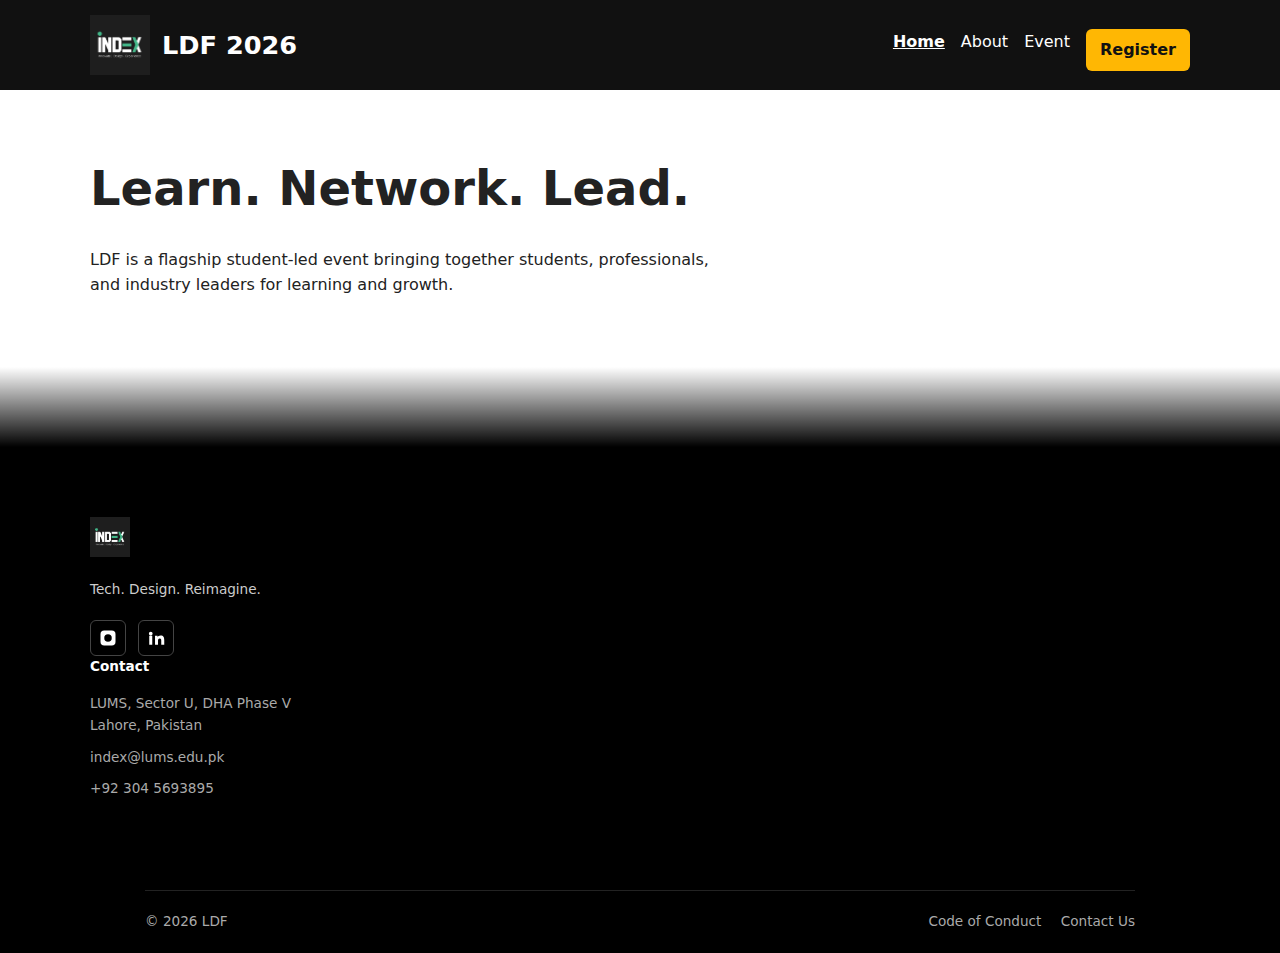
<file: index.HTML>
﻿<!DOCTYPE html>
<html lang="en">
<head>
  <meta charset="UTF-8">
  <title>LDF 2026 | Official Website</title>
  <link rel="stylesheet" href="style.css">
  <meta name="viewport" content="width=device-width, initial-scale=1.0">

</head>
<body>

 <header class="site-header">
  <div class="container header-flex">
    <div class="brand">
      <img src="assets/images/indexlogob.png" alt="LDF Logo" class="logo-img">
      <span class="logo-text">LDF 2026</span>
    </div>


<nav class="nav">
  <a href="index.html" class="active">Home</a>
  <a href="about.html">About</a>
  <a href="event.html">Event</a>
  <a href="register.html" class="nav-btn">Register</a>
</nav>

  </div>
</header>

  <main class="container">
    <section class="hero">
      <h2>Learn. Network. Lead.</h2>
      <p>
        LDF is a flagship student-led event bringing together students,
        professionals, and industry leaders for learning and growth.
      </p>
    </section>
  </main>

<footer class="footer">
  <div class="footer-container">

    <!-- LEFT -->
    <div class="footer-left">
      <img src="assets/images/indexlogob.png" alt="LDF Logo" class="footer-logo">
      <p class="footer-tagline">Tech. Design. Reimagine.</p>

<div class="social-links">
  <!-- Instagram -->
  <a href="https://www.instagram.com/index.lums/" target="_blank" aria-label="Instagram">
    <svg viewBox="0 0 24 24" class="social-icon">
      <path d="M7 2h10a5 5 0 015 5v10a5 5 0 01-5 5H7a5 5 0 01-5-5V7a5 5 0 015-5zm5 5a5 5 0 100 10 5 5 0 000-10zm6.5-.5a1.5 1.5 0 11-3 0 1.5 1.5 0 013 0z"/>
    </svg>
  </a>

  <!-- LinkedIn -->
  <a href="https://www.linkedin.com/company/index-the-design-and-innovation-society/posts/?feedView=all" target="_blank" aria-label="LinkedIn">
    <svg viewBox="0 0 24 24" class="social-icon">
      <path d="M4.98 3.5a2.5 2.5 0 110 5 2.5 2.5 0 010-5zM3 9h4v12H3V9zm7 0h4v1.7c.6-1 2-2 4-2 4.3 0 5 2.8 5 6.5V21h-4v-5.3c0-1.3 0-3-2-3s-2.3 1.5-2.3 2.9V21h-4V9z"/>
    </svg>
  </a>
</div>

    <!-- RIGHT -->
    <div class="footer-right">
      <h4>Contact</h4>
      <p>LUMS, Sector U, DHA Phase V<br>Lahore, Pakistan</p>
      <p>index@lums.edu.pk</p>
      <p>+92 304 5693895</p>
    </div>

  </div>

  <!-- BOTTOM BAR -->
  <div class="footer-bottom">
    <p>© 2026 LDF</p>
    <div class="footer-links">
      <a href="#">Code of Conduct</a>
      <a href="#">Contact Us</a>
    </div>
  </div>
</footer>


</body>
</html>
</file>
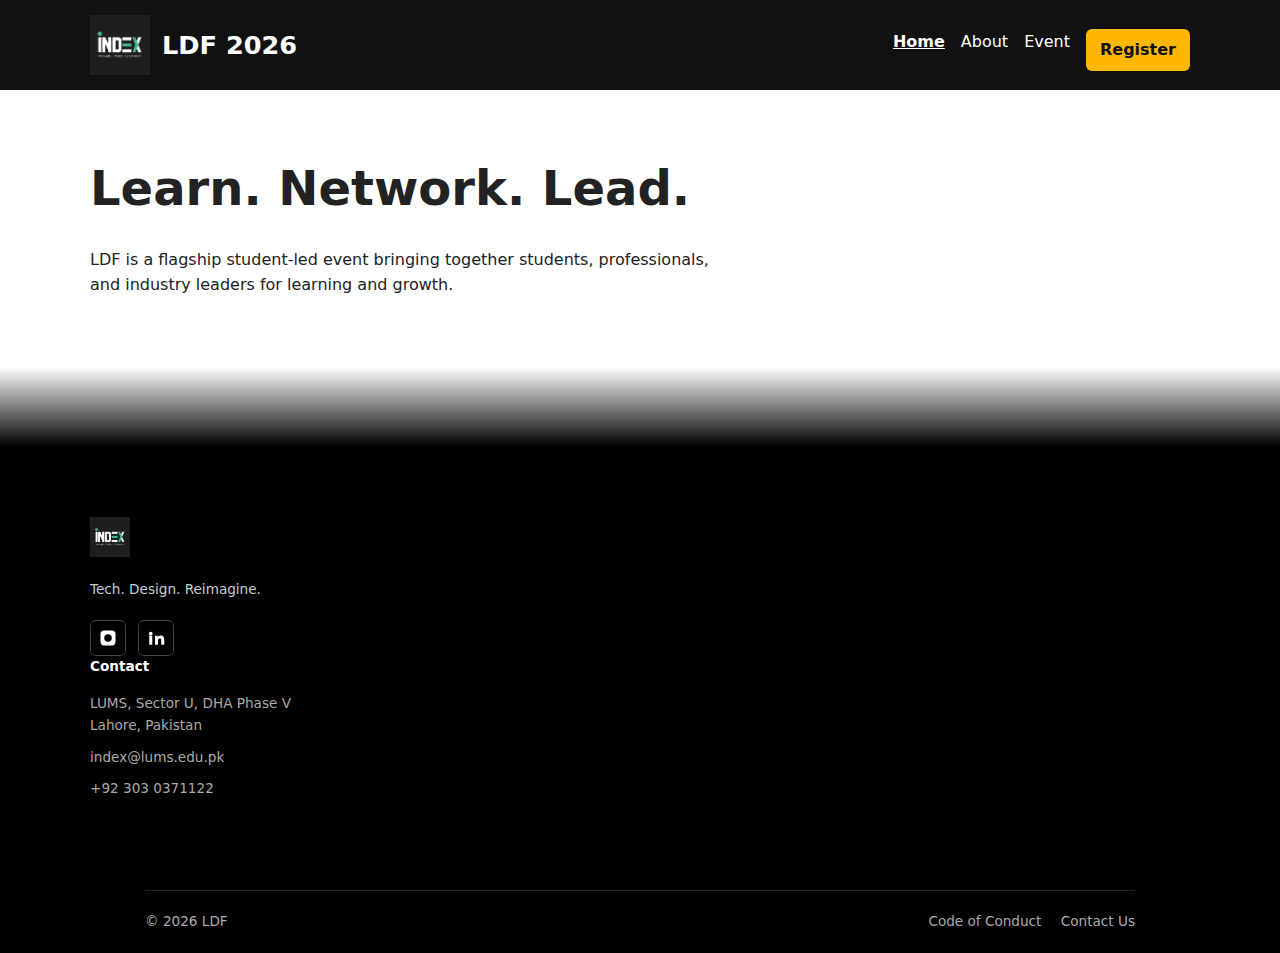
<file: index.html>
﻿<!DOCTYPE html>
<html lang="en">
<head>
  <meta charset="UTF-8">
  <title>LDF 2026 | Official Website</title>
  <link rel="stylesheet" href="style.css">
  <meta name="viewport" content="width=device-width, initial-scale=1.0">

</head>
<body>

 <header class="site-header">
  <div class="container header-flex">
    <div class="brand">
      <img src="assets/images/indexlogob.png" alt="LDF Logo" class="logo-img">
      <span class="logo-text">LDF 2026</span>
    </div>


<nav class="nav">
  <a href="index.html" class="active">Home</a>
  <a href="about.html">About</a>
  <a href="event.html">Event</a>
  <a href="register.html" class="nav-btn">Register</a>
</nav>

  </div>
</header>

  <main class="container">
    <section class="hero">
      <h2>Learn. Network. Lead.</h2>
      <p>
        LDF is a flagship student-led event bringing together students,
        professionals, and industry leaders for learning and growth.
      </p>
    </section>
  </main>

<footer class="footer">
  <div class="footer-container">

    <!-- LEFT -->
    <div class="footer-left">
      <img src="assets/images/indexlogob.png" alt="LDF Logo" class="footer-logo">
      <p class="footer-tagline">Tech. Design. Reimagine.</p>

<div class="social-links">
  <!-- Instagram -->
  <a href="https://www.instagram.com/index.lums/" target="_blank" aria-label="Instagram">
    <svg viewBox="0 0 24 24" class="social-icon">
      <path d="M7 2h10a5 5 0 015 5v10a5 5 0 01-5 5H7a5 5 0 01-5-5V7a5 5 0 015-5zm5 5a5 5 0 100 10 5 5 0 000-10zm6.5-.5a1.5 1.5 0 11-3 0 1.5 1.5 0 013 0z"/>
    </svg>
  </a>

  <!-- LinkedIn -->
  <a href="https://www.linkedin.com/company/index-the-design-and-innovation-society/posts/?feedView=all" target="_blank" aria-label="LinkedIn">
    <svg viewBox="0 0 24 24" class="social-icon">
      <path d="M4.98 3.5a2.5 2.5 0 110 5 2.5 2.5 0 010-5zM3 9h4v12H3V9zm7 0h4v1.7c.6-1 2-2 4-2 4.3 0 5 2.8 5 6.5V21h-4v-5.3c0-1.3 0-3-2-3s-2.3 1.5-2.3 2.9V21h-4V9z"/>
    </svg>
  </a>
</div>

    <!-- RIGHT -->
    <div class="footer-right">
      <h4>Contact</h4>
      <p>LUMS, Sector U, DHA Phase V<br>Lahore, Pakistan</p>
      <p>index@lums.edu.pk</p>
      <p>+92 303 0371122</p>
    </div>

  </div>

  <!-- BOTTOM BAR -->
  <div class="footer-bottom">
    <p>© 2026 LDF</p>
    <div class="footer-links">
      <a href="#">Code of Conduct</a>
      <a href="#">Contact Us</a>
    </div>
  </div>
</footer>


</body>
</html>
</file>
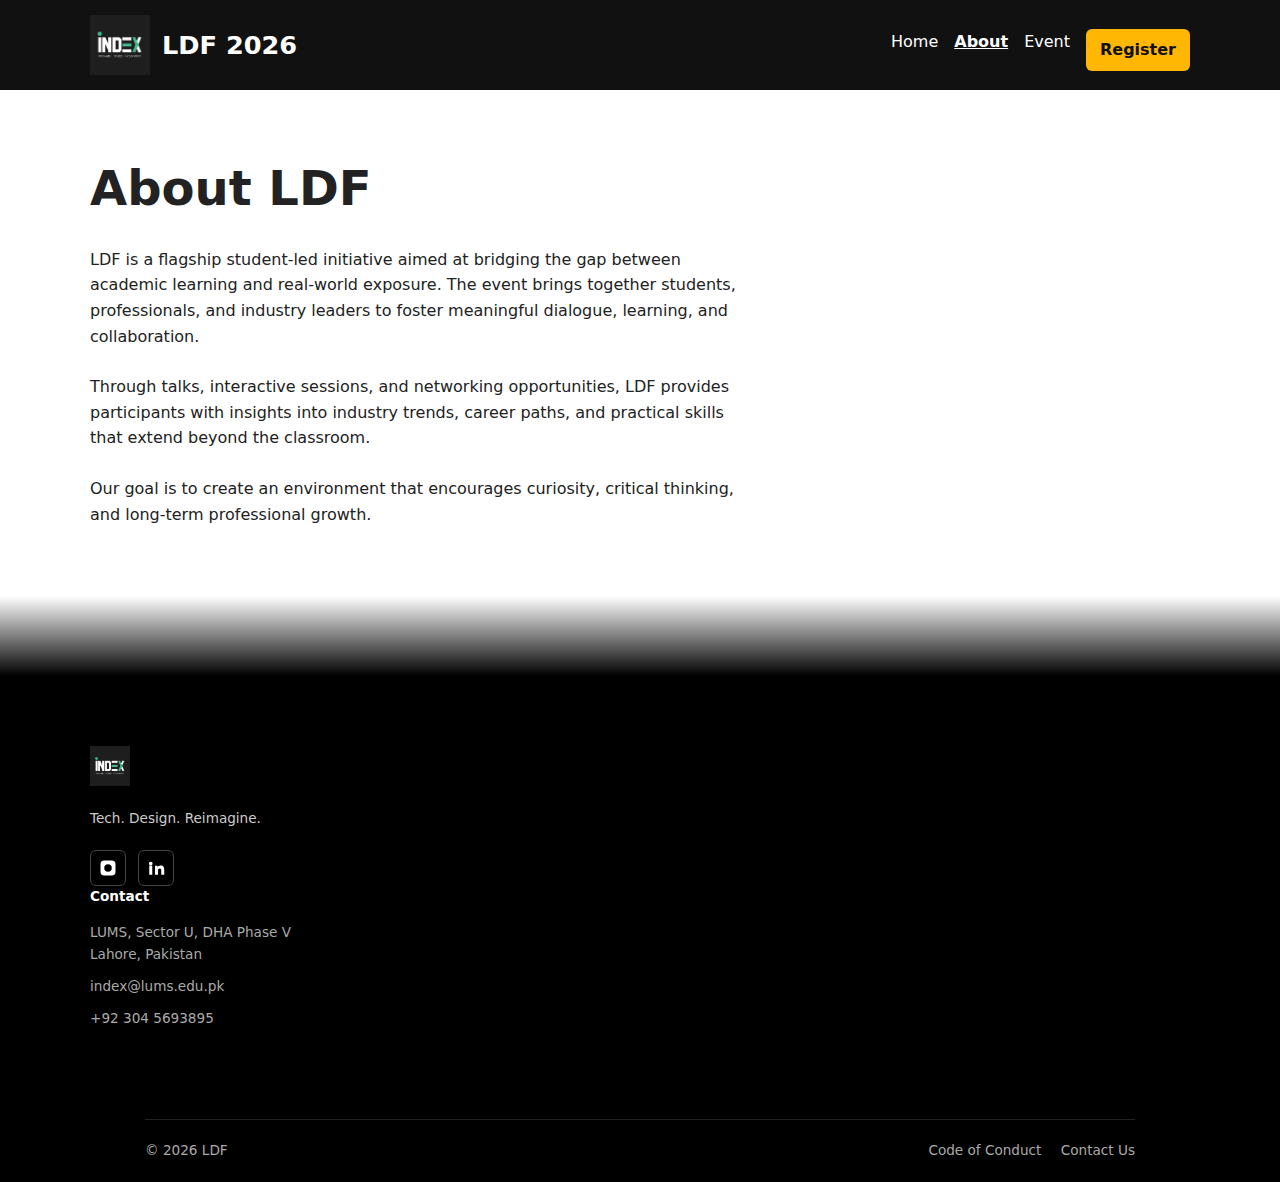
<file: about.html>
﻿<!DOCTYPE html>
<html lang="en">
<head>
  <meta charset="UTF-8">
  <title>About | LDF 2026</title>
  <link rel="stylesheet" href="style.css">
  <meta name="viewport" content="width=device-width, initial-scale=1.0">

</head>
<body>

  <!-- HEADER -->
  <header class="site-header">
    <div class="container header-flex">
      <div class="brand">
        <img src="assets/images/indexlogob.png" alt="LDF Logo" class="logo-img">
        <span class="logo-text">LDF 2026</span>
      </div>


<nav class="nav">
  <a href="index.html">Home</a>
  <a href="about.html" class="active">About</a>
  <a href="event.html">Event</a>
  <a href="register.html" class="nav-btn">Register</a>
</nav>

    </div>
  </header>

  <!-- MAIN CONTENT -->
  <main class="container">
    <section class="hero">
      <h2>About LDF</h2>

      <p>
        LDF is a flagship student-led initiative aimed at bridging the gap between
        academic learning and real-world exposure. The event brings together students,
        professionals, and industry leaders to foster meaningful dialogue, learning,
        and collaboration.
      </p>

      <p>
        Through talks, interactive sessions, and networking opportunities, LDF provides
        participants with insights into industry trends, career paths, and practical
        skills that extend beyond the classroom.
      </p>

      <p>
        Our goal is to create an environment that encourages curiosity, critical thinking,
        and long-term professional growth.
      </p>
    </section>
  </main>

<footer class="footer">
  <div class="footer-container">

    <!-- LEFT -->
    <div class="footer-left">
      <img src="assets/images/indexlogob.png" alt="LDF Logo" class="footer-logo">
      <p class="footer-tagline">Tech. Design. Reimagine.</p>

<div class="social-links">
  <!-- Instagram -->
  <a href="https://www.instagram.com/index.lums/" target="_blank" aria-label="Instagram">
    <svg viewBox="0 0 24 24" class="social-icon">
      <path d="M7 2h10a5 5 0 015 5v10a5 5 0 01-5 5H7a5 5 0 01-5-5V7a5 5 0 015-5zm5 5a5 5 0 100 10 5 5 0 000-10zm6.5-.5a1.5 1.5 0 11-3 0 1.5 1.5 0 013 0z"/>
    </svg>
  </a>

  <!-- LinkedIn -->
  <a href="https://www.linkedin.com/company/index-the-design-and-innovation-society/posts/?feedView=all" target="_blank" aria-label="LinkedIn">
    <svg viewBox="0 0 24 24" class="social-icon">
      <path d="M4.98 3.5a2.5 2.5 0 110 5 2.5 2.5 0 010-5zM3 9h4v12H3V9zm7 0h4v1.7c.6-1 2-2 4-2 4.3 0 5 2.8 5 6.5V21h-4v-5.3c0-1.3 0-3-2-3s-2.3 1.5-2.3 2.9V21h-4V9z"/>
    </svg>
  </a>
</div>


    <!-- RIGHT -->
    <div class="footer-right">
      <h4>Contact</h4>
      <p>LUMS, Sector U, DHA Phase V<br>Lahore, Pakistan</p>
      <p>index@lums.edu.pk</p>
      <p>+92 304 5693895</p>
    </div>

  </div>

  <!-- BOTTOM BAR -->
  <div class="footer-bottom">
    <p>© 2026 LDF</p>
    <div class="footer-links">
      <a href="#">Code of Conduct</a>
      <a href="#">Contact Us</a>
    </div>
  </div>
</footer>

</body>
</html>
</file>
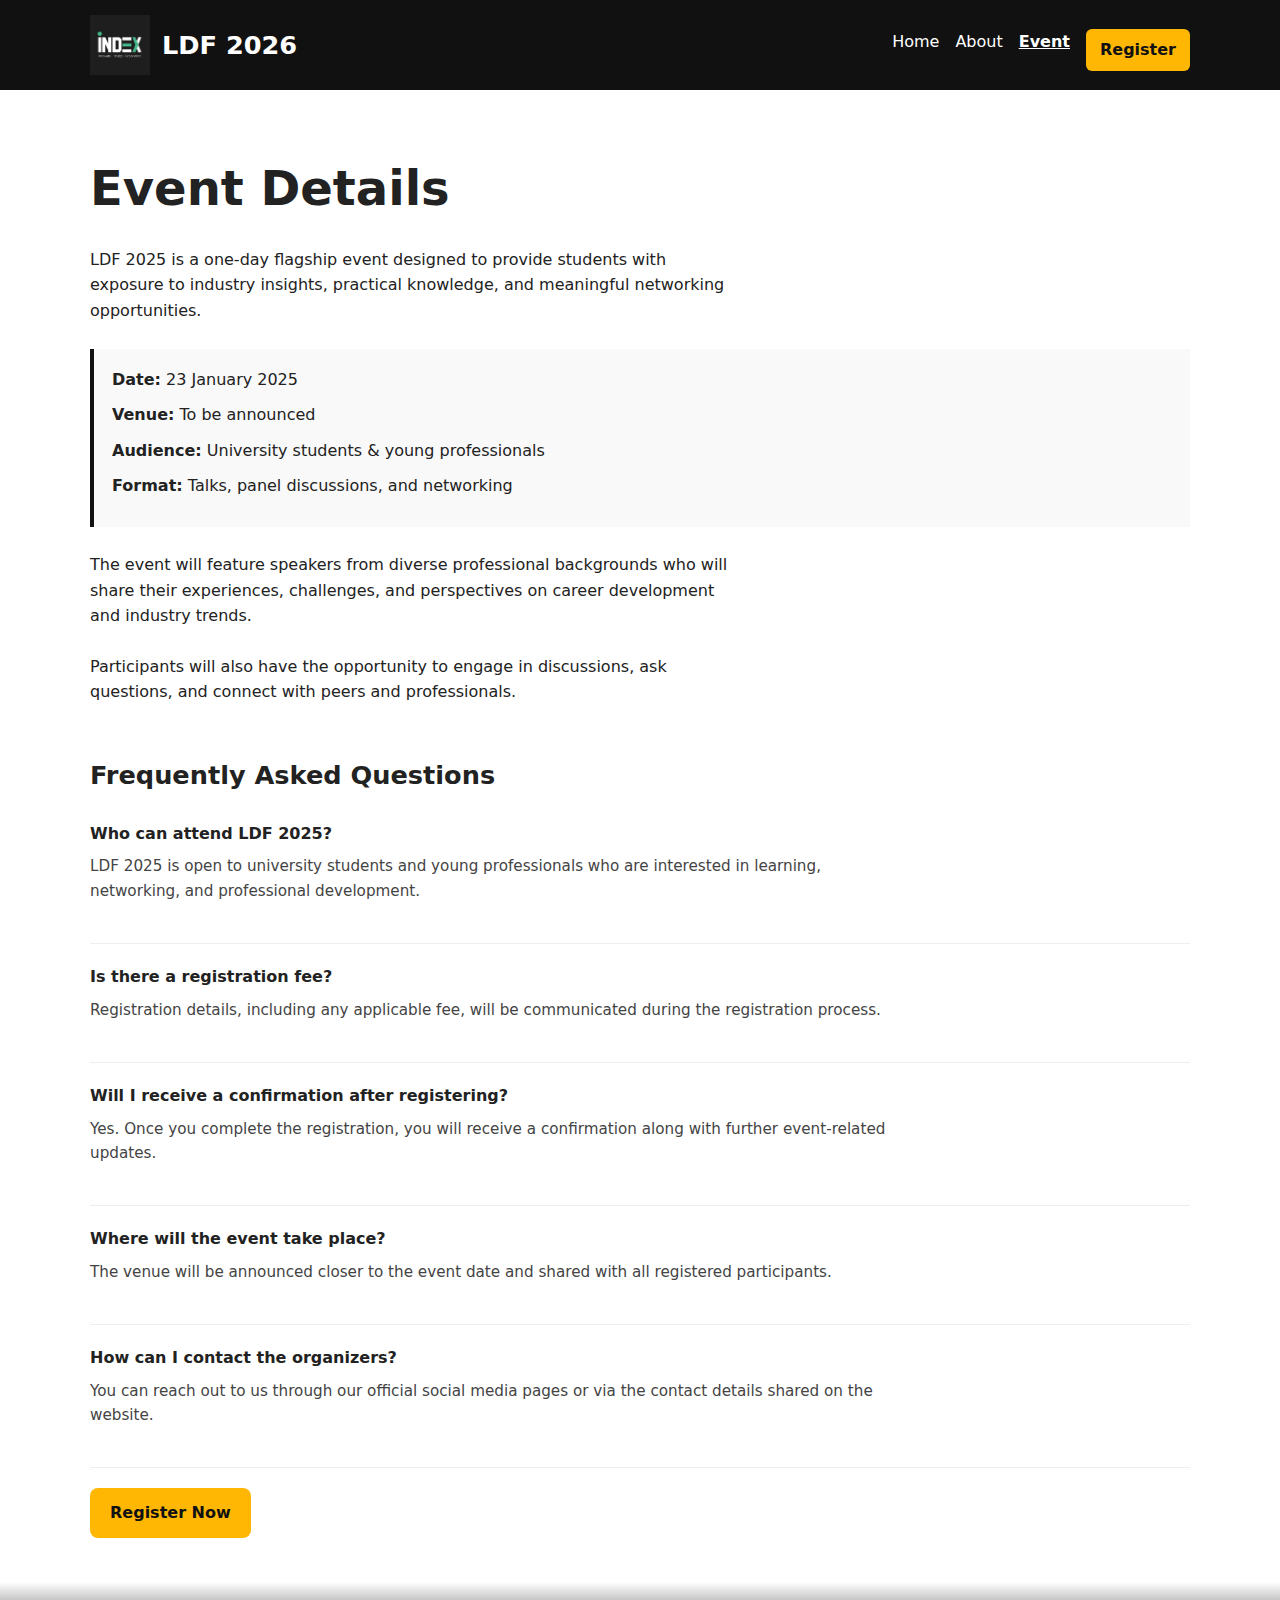
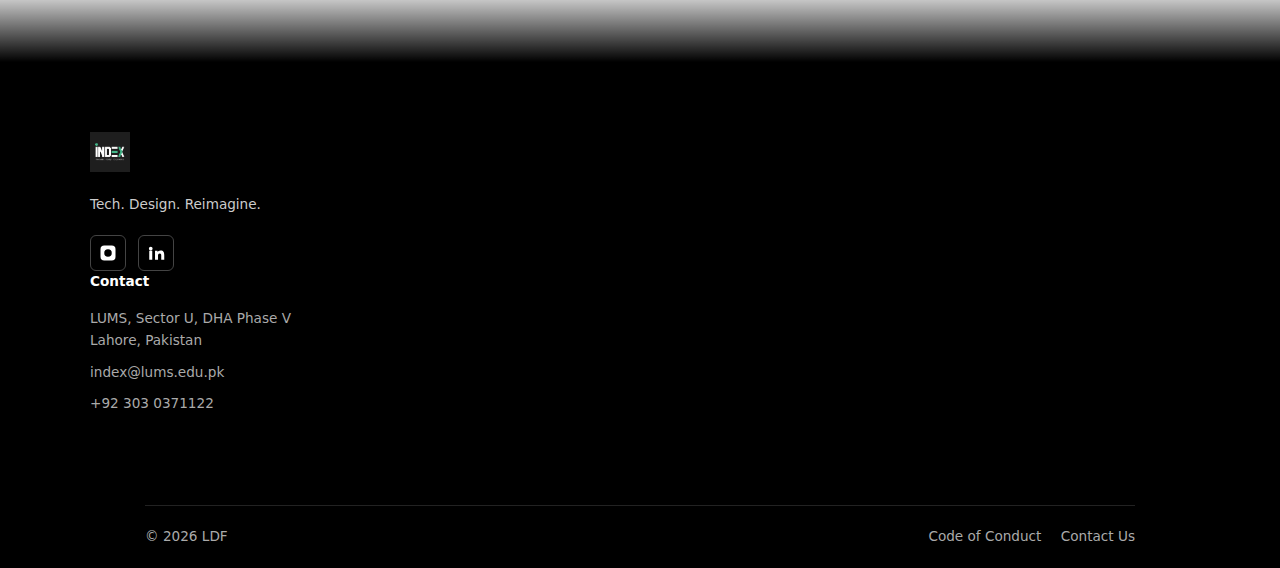
<file: event.html>
﻿<!DOCTYPE html>
<html lang="en">
<head>
  <meta charset="UTF-8">
  <title>Event Details | LDF 2026</title>
  <link rel="stylesheet" href="style.css">
  <meta name="viewport" content="width=device-width, initial-scale=1.0">

</head>
<body>

  <!-- HEADER -->
  <header class="site-header">
    <div class="container header-flex">
      <div class="brand">
        <img src="assets/images/indexlogob.png" alt="LDF Logo" class="logo-img">
        <span class="logo-text">LDF 2026</span>
      </div>



<nav class="nav">
  <a href="index.html">Home</a>
  <a href="about.html">About</a>
  <a href="event.html" class="active">Event</a>
  <a href="register.html" class="nav-btn">Register</a>
</nav>


    </div>
  </header>

  <!-- MAIN CONTENT -->
  <main class="container">
    <section class="hero">
      <h2>Event Details</h2>

      <p>
        LDF 2025 is a one-day flagship event designed to provide students with exposure
        to industry insights, practical knowledge, and meaningful networking opportunities.
      </p>

      <!-- DETAILS LIST -->
      <div class="event-info">
        <p><strong>Date:</strong> 23 January 2025</p>
        <p><strong>Venue:</strong> To be announced</p>
        <p><strong>Audience:</strong> University students & young professionals</p>
        <p><strong>Format:</strong> Talks, panel discussions, and networking</p>
      </div>

      <p>
        The event will feature speakers from diverse professional backgrounds who will
        share their experiences, challenges, and perspectives on career development and
        industry trends.
      </p>

      <p>
        Participants will also have the opportunity to engage in discussions, ask
        questions, and connect with peers and professionals.
      </p>

      <!-- FAQ SECTION -->
<section class="faq">
  <h3>Frequently Asked Questions</h3>

  <div class="faq-item">
    <h4>Who can attend LDF 2025?</h4>
    <p>
      LDF 2025 is open to university students and young professionals who are
      interested in learning, networking, and professional development.
    </p>
  </div>

  <div class="faq-item">
    <h4>Is there a registration fee?</h4>
    <p>
      Registration details, including any applicable fee, will be communicated
      during the registration process.
    </p>
  </div>

  <div class="faq-item">
    <h4>Will I receive a confirmation after registering?</h4>
    <p>
      Yes. Once you complete the registration, you will receive a confirmation
      along with further event-related updates.
    </p>
  </div>

  <div class="faq-item">
    <h4>Where will the event take place?</h4>
    <p>
      The venue will be announced closer to the event date and shared with all
      registered participants.
    </p>
  </div>

  <div class="faq-item">
    <h4>How can I contact the organizers?</h4>
    <p>
      You can reach out to us through our official social media pages or via the
      contact details shared on the website.
    </p>
  </div>
</section>




      <a href="register.html" class="cta-btn">Register Now</a>

    </section>
  </main>

<footer class="footer">
  <div class="footer-container">

    <!-- LEFT -->
    <div class="footer-left">
      <img src="assets/images/indexlogob.png" alt="LDF Logo" class="footer-logo">
      <p class="footer-tagline">Tech. Design. Reimagine.</p>

<div class="social-links">
  <!-- Instagram -->
  <a href="https://www.instagram.com/index.lums/" target="_blank" aria-label="Instagram">
    <svg viewBox="0 0 24 24" class="social-icon">
      <path d="M7 2h10a5 5 0 015 5v10a5 5 0 01-5 5H7a5 5 0 01-5-5V7a5 5 0 015-5zm5 5a5 5 0 100 10 5 5 0 000-10zm6.5-.5a1.5 1.5 0 11-3 0 1.5 1.5 0 013 0z"/>
    </svg>
  </a>

  <!-- LinkedIn -->
  <a href="https://www.linkedin.com/company/index-the-design-and-innovation-society/posts/?feedView=all" target="_blank" aria-label="LinkedIn">
    <svg viewBox="0 0 24 24" class="social-icon">
      <path d="M4.98 3.5a2.5 2.5 0 110 5 2.5 2.5 0 010-5zM3 9h4v12H3V9zm7 0h4v1.7c.6-1 2-2 4-2 4.3 0 5 2.8 5 6.5V21h-4v-5.3c0-1.3 0-3-2-3s-2.3 1.5-2.3 2.9V21h-4V9z"/>
    </svg>
  </a>
</div>


    <!-- RIGHT -->
    <div class="footer-right">
      <h4>Contact</h4>
      <p>LUMS, Sector U, DHA Phase V<br>Lahore, Pakistan</p>
      <p>index@lums.edu.pk</p>
      <p>+92 303 0371122</p>
    </div>

  </div>

  <!-- BOTTOM BAR -->
  <div class="footer-bottom">
    <p>© 2026 LDF</p>
    <div class="footer-links">
      <a href="#">Code of Conduct</a>
      <a href="#">Contact Us</a>
    </div>
  </div>
</footer>

</body>
</html>
</file>
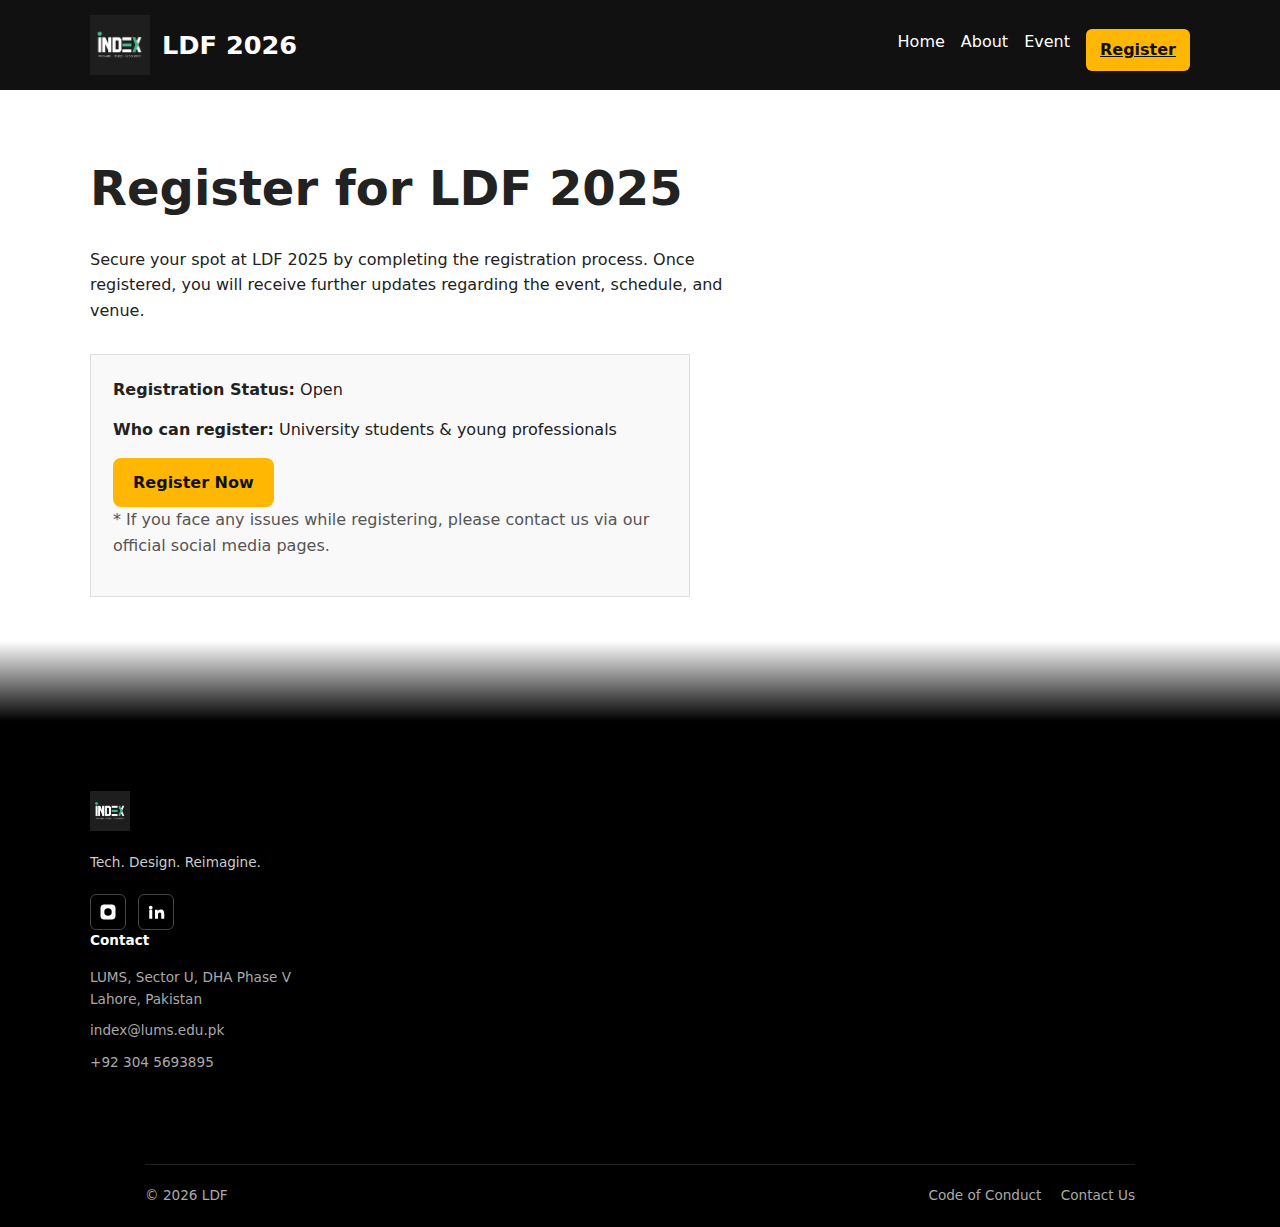
<file: register.html>
﻿<!DOCTYPE html>
<html lang="en">
<head>
  <meta charset="UTF-8">
  <title>Register | LDF 2026</title>
  <link rel="stylesheet" href="style.css">
  <meta name="viewport" content="width=device-width, initial-scale=1.0">

</head>
<body>

  <!-- HEADER -->
  <header class="site-header">
    <div class="container header-flex">
      <div class="brand">
        <img src="assets/images/indexlogob.png" alt="LDF Logo" class="logo-img">
        <span class="logo-text">LDF 2026</span>
      </div>



<nav class="nav">
  <a href="index.html">Home</a>
  <a href="about.html">About</a>
  <a href="event.html">Event</a>
  <a href="register.html" class="nav-btn active">Register</a>
</nav>


    </div>
  </header>

  <!-- MAIN CONTENT -->
  <main class="container">
    <section class="hero">
      <h2>Register for LDF 2025</h2>

      <p>
        Secure your spot at LDF 2025 by completing the registration process.
        Once registered, you will receive further updates regarding the event,
        schedule, and venue.
      </p>

      <!-- REGISTRATION BOX -->
      <div class="register-box">
        <p><strong>Registration Status:</strong> Open</p>
        <p><strong>Who can register:</strong> University students & young professionals</p>

        <a href="register.html" class="cta-btn">Register Now</a>


        <p class="note">
          * If you face any issues while registering, please contact us via our official
          social media pages.
        </p>
      </div>
    </section>
  </main>

<footer class="footer">
  <div class="footer-container">

    <!-- LEFT -->
    <div class="footer-left">
      <img src="assets/images/indexlogob.png" alt="LDF Logo" class="footer-logo">
      <p class="footer-tagline">Tech. Design. Reimagine.</p>

<div class="social-links">
  <!-- Instagram -->
  <a href="https://www.instagram.com/index.lums/" target="_blank" aria-label="Instagram">
    <svg viewBox="0 0 24 24" class="social-icon">
      <path d="M7 2h10a5 5 0 015 5v10a5 5 0 01-5 5H7a5 5 0 01-5-5V7a5 5 0 015-5zm5 5a5 5 0 100 10 5 5 0 000-10zm6.5-.5a1.5 1.5 0 11-3 0 1.5 1.5 0 013 0z"/>
    </svg>
  </a>

  <!-- LinkedIn -->
  <a href="https://www.linkedin.com/company/index-the-design-and-innovation-society/posts/?feedView=all" target="_blank" aria-label="LinkedIn">
    <svg viewBox="0 0 24 24" class="social-icon">
      <path d="M4.98 3.5a2.5 2.5 0 110 5 2.5 2.5 0 010-5zM3 9h4v12H3V9zm7 0h4v1.7c.6-1 2-2 4-2 4.3 0 5 2.8 5 6.5V21h-4v-5.3c0-1.3 0-3-2-3s-2.3 1.5-2.3 2.9V21h-4V9z"/>
    </svg>
  </a>
</div>
    <!-- RIGHT -->
    <div class="footer-right">
      <h4>Contact</h4>
      <p>LUMS, Sector U, DHA Phase V<br>Lahore, Pakistan</p>
      <p>index@lums.edu.pk</p>
      <p>+92 304 5693895</p>
    </div>

  </div>

  <!-- BOTTOM BAR -->
  <div class="footer-bottom">
    <p>© 2026 LDF</p>
    <div class="footer-links">
      <a href="#">Code of Conduct</a>
      <a href="#">Contact Us</a>
    </div>
  </div>
</footer>

</body>
</html>
</file>
<file: style.css>
﻿/* =========================
   RESET & GLOBAL
========================= */
* {
  box-sizing: border-box;
  margin: 0;
  padding: 0;
}

html {
  font-size: 16px;
}

body {
  font-family: system-ui, -apple-system, BlinkMacSystemFont, "Segoe UI",
    Arial, Helvetica, sans-serif;
  line-height: 1.6;
  color: #222;
  background: #ffffff;
}

/* =========================
   LAYOUT HELPERS
========================= */
.container {
  width: 90%;
  max-width: 1100px;
  margin: 0 auto;
}

/* =========================
   HEADER
========================= */
.site-header {
  background: #111;
  padding: 15px 0;
}

.header-flex {
  display: flex;
  justify-content: space-between;
  align-items: center;
  flex-wrap: wrap;
}

/* Branding */
.brand {
  display: flex;
  align-items: center;
}

.logo-img {
  height: 60px;
}

.logo-text {
  color: #ffffff;
  font-size: 1.6rem;
  font-weight: 700;
  margin-left: 12px;
}

/* Navigation */
.nav {
  display: flex;
  gap: 1rem;
  flex-wrap: wrap;
  margin-top: 10px;
}

.nav a {
  color: #ffffff;
  text-decoration: none;
  font-size: 1rem;
}

.nav a:hover {
  opacity: 0.85;
}

.nav a.active {
  text-decoration: underline;
  font-weight: bold;
}

/* Register button in nav */
.nav-btn {
  background: #ffb703;
  color: #111 !important;
  padding: 8px 14px;
  border-radius: 6px;
  font-weight: 600;
}

/* =========================
   HERO SECTION
========================= */
.hero {
  padding: 60px 0;
}

.hero h2 {
  font-size: clamp(2rem, 5vw, 3rem);
  margin-bottom: 20px;
}

.hero p {
  font-size: 1rem;
  max-width: 650px;
  margin-bottom: 25px;
}

/* CTA Button */
.cta-btn {
  display: inline-block;
  background: #ffb703;
  color: #111;
  padding: 12px 20px;
  border-radius: 8px;
  font-weight: 600;
  text-decoration: none;
}

/* =========================
   EVENT DETAILS
========================= */
.event-info {
  margin: 25px 0;
  padding: 18px;
  background: #f9f9f9;
  border-left: 4px solid #111;
}

.event-info p {
  margin-bottom: 10px;
}

/* =========================
   REGISTER PAGE
========================= */
.register-box {
  margin-top: 30px;
  padding: 22px;
  background: #f9f9f9;
  border: 1px solid #ddd;
  max-width: 600px;
}

.register-box p {
  margin-bottom: 15px;
}

.note {
  font-size: 0.85rem;
  color: #555;
}

/* =========================
   FAQ SECTION
========================= */
.faq {
  margin-top: 50px;
}

.faq h3 {
  font-size: 1.6rem;
  margin-bottom: 25px;
}

.faq-item {
  padding-bottom: 15px;
  margin-bottom: 20px;
  border-bottom: 1px solid #eee;
}

.faq-item h4 {
  font-size: 1rem;
  font-weight: 700;
  margin-bottom: 8px;
}

.faq-item p {
  font-size: 0.95rem;
  color: #444;
  max-width: 800px;
}

/* =========================
   FOOTER
========================= */
.footer {
  position: relative;
  background: #000;
  color: #aaa;
  padding: 70px 0 20px;
  font-size: 0.85rem;
  margin-top: 5%;
}

.footer::before {
  content: "";
  position: absolute;
  top: -80px;
  left: 0;
  width: 100%;
  height: 80px;
  background: linear-gradient(
    to bottom,
    rgba(0, 0, 0, 0) 0%,
    #000 100%
  );
  pointer-events: none;
}

.footer-container {
  width: 90%;
  max-width: 1100px;
  margin: auto;
  display: flex;
  justify-content: space-between;
  gap: 40px;
  flex-wrap: wrap;
}

/* LEFT */
.footer-left {
  max-width: 400px;
}

.footer-logo {
  height: 40px;
  margin-bottom: 15px;
}

.footer-tagline {
  margin-bottom: 20px;
  color: #ccc;
}

/* Social Icons */
.social-links {
  display: flex;
  gap: 12px;
}

.social-links a {
  display: inline-flex;
  align-items: center;
  justify-content: center;
  width: 36px;
  height: 36px;
  border: 1px solid #444;
  border-radius: 6px;
  text-decoration: none;
}

.social-icon {
  width: 18px;
  height: 18px;
  fill: #ffffff;
}

.social-links a:hover {
  border-color: #ffffff;
  box-shadow: 0 0 8px rgba(255,255,255,0.2);
}

/* RIGHT */
.footer-right h4 {
  color: #fff;
  margin-bottom: 15px;
}

.footer-right p {
  margin-bottom: 10px;
  line-height: 1.6;
}

/* Bottom bar */
.footer-bottom {
  border-top: 1px solid #222;
  margin-top: 40px;
  padding-top: 20px;
  width: 90%;
  max-width: 1100px;
  margin-left: auto;
  margin-right: auto;
  display: flex;
  justify-content: space-between;
  align-items: center;
  flex-wrap: wrap;
  gap: 10px;
}

.footer-links a {
  color: #aaa;
  margin-left: 15px;
  text-decoration: none;
}

.footer-links a:hover {
  color: #fff;
}

/* =========================
   MOBILE OPTIMIZATIONS
========================= */
@media (max-width: 768px) {
  .header-flex {
    flex-direction: column;
    align-items: flex-start;
  }

  .nav {
    width: 100%;
    margin-top: 15px;
    gap: 10px;
  }

  .hero {
    padding: 40px 0;
  }

  .register-box {
    padding: 18px;
  }

  .footer-container {
    flex-direction: column;
  }

  .footer-bottom {
    flex-direction: column;
    text-align: center;
  }
}

/* Sponsors Gallary */

.past-sponsors {
  margin-bottom: 25%;
}

.past-sponsors h3 {
  font-size: 28px;
  margin-bottom: 2%;
}

.past-sponsors .note {
  max-width: 700px;
  margin-bottom: 40px;
  color: #555;
}

/* Grid layout */
.sponsors-grid {
  display: grid;
  grid-template-columns: repeat(auto-fit, minmax(160px, 1fr));
  gap: 30px;
  margin-bottom: 10%;

}

/* Individual sponsor card */
.sponsor-card {
  height: 90px;
  border: 1px solid #e0e0e0;
  border-radius: 8px;
  display: flex;
  align-items: center;
  justify-content: center;
  background: #fafafa;
  padding: 12px;
  overflow: hidden; 
}


.sponsor-card:hover {
  background: #fff;
  box-shadow: 0 8px 18px rgba(0, 0, 0, 0.06);
}

.sponsor-card img {
  max-height: 40px;
  max-width: 100%;
  width: auto;
  height: auto;
  object-fit: contain;
  filter: grayscale(100%);
  opacity: 0.85;
}


.sponsor-card:hover img {
  filter: grayscale(0%);
  opacity: 1;
}
</file>
